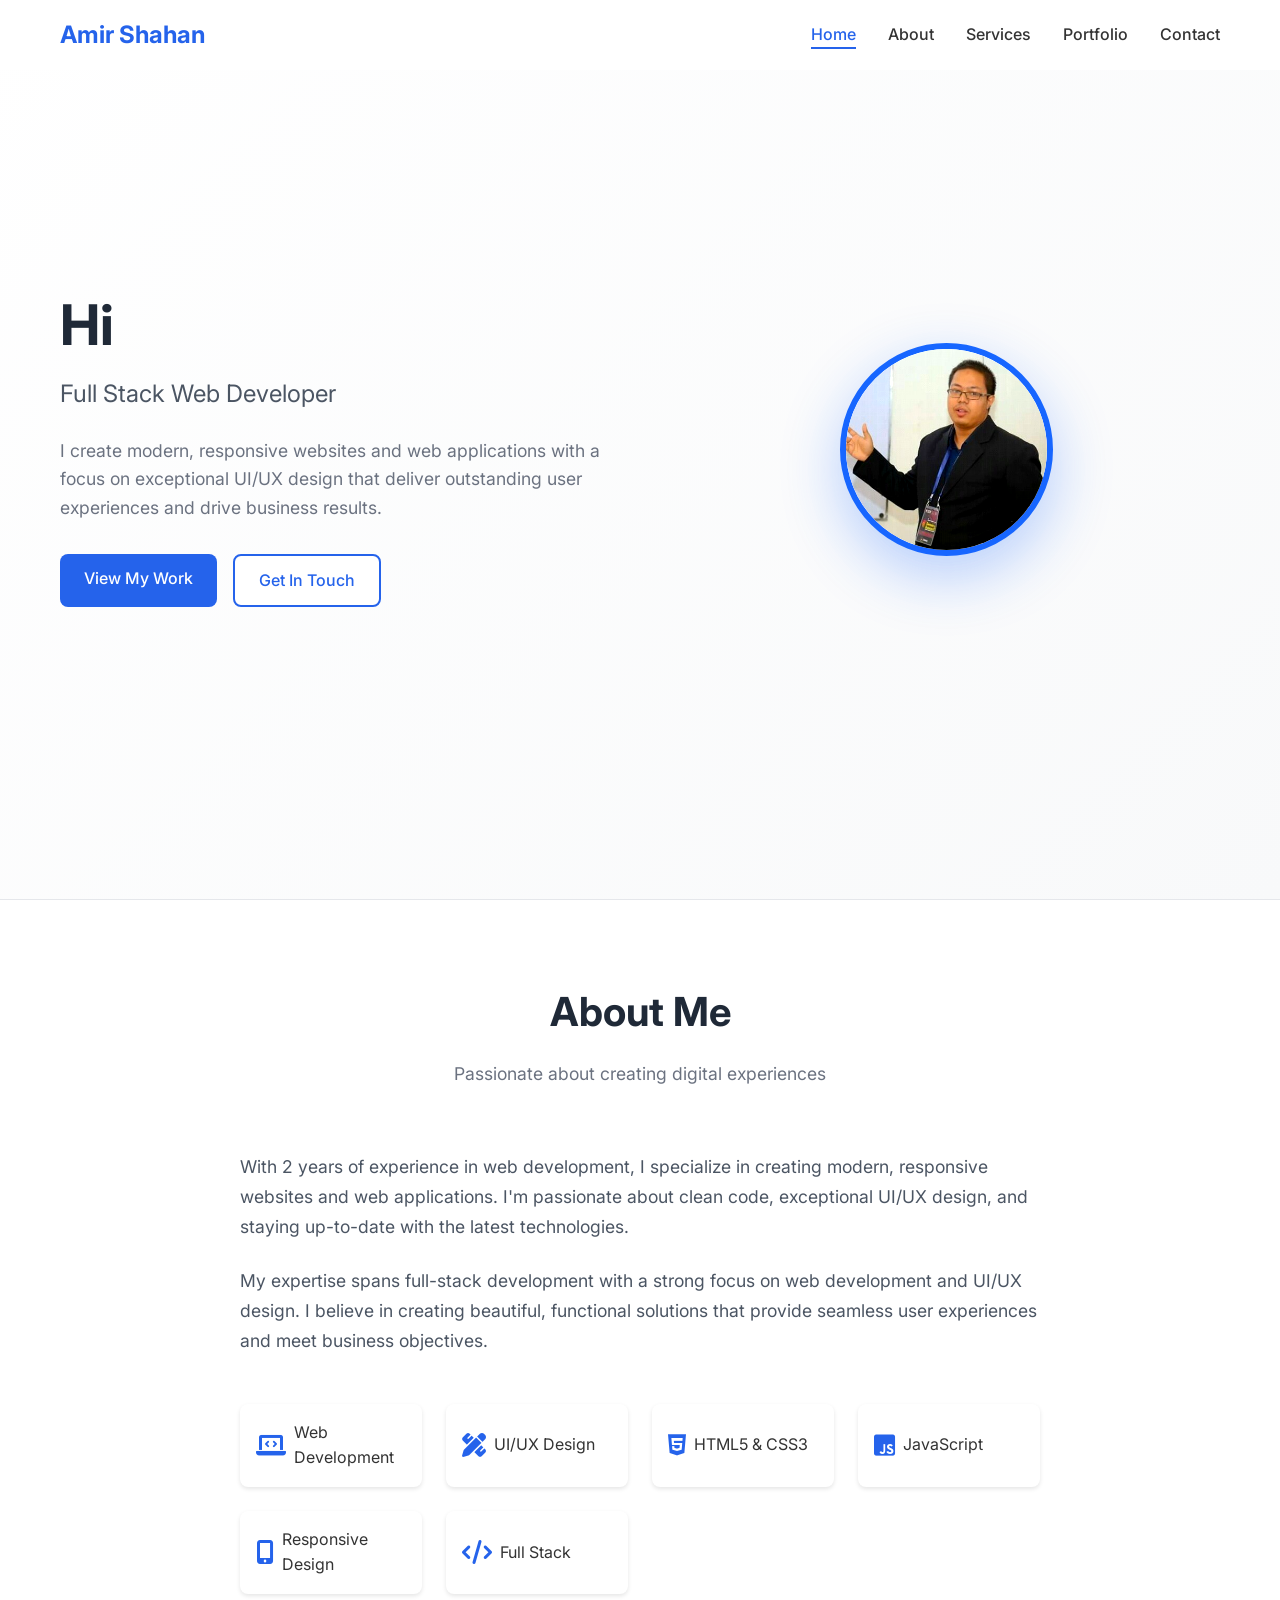
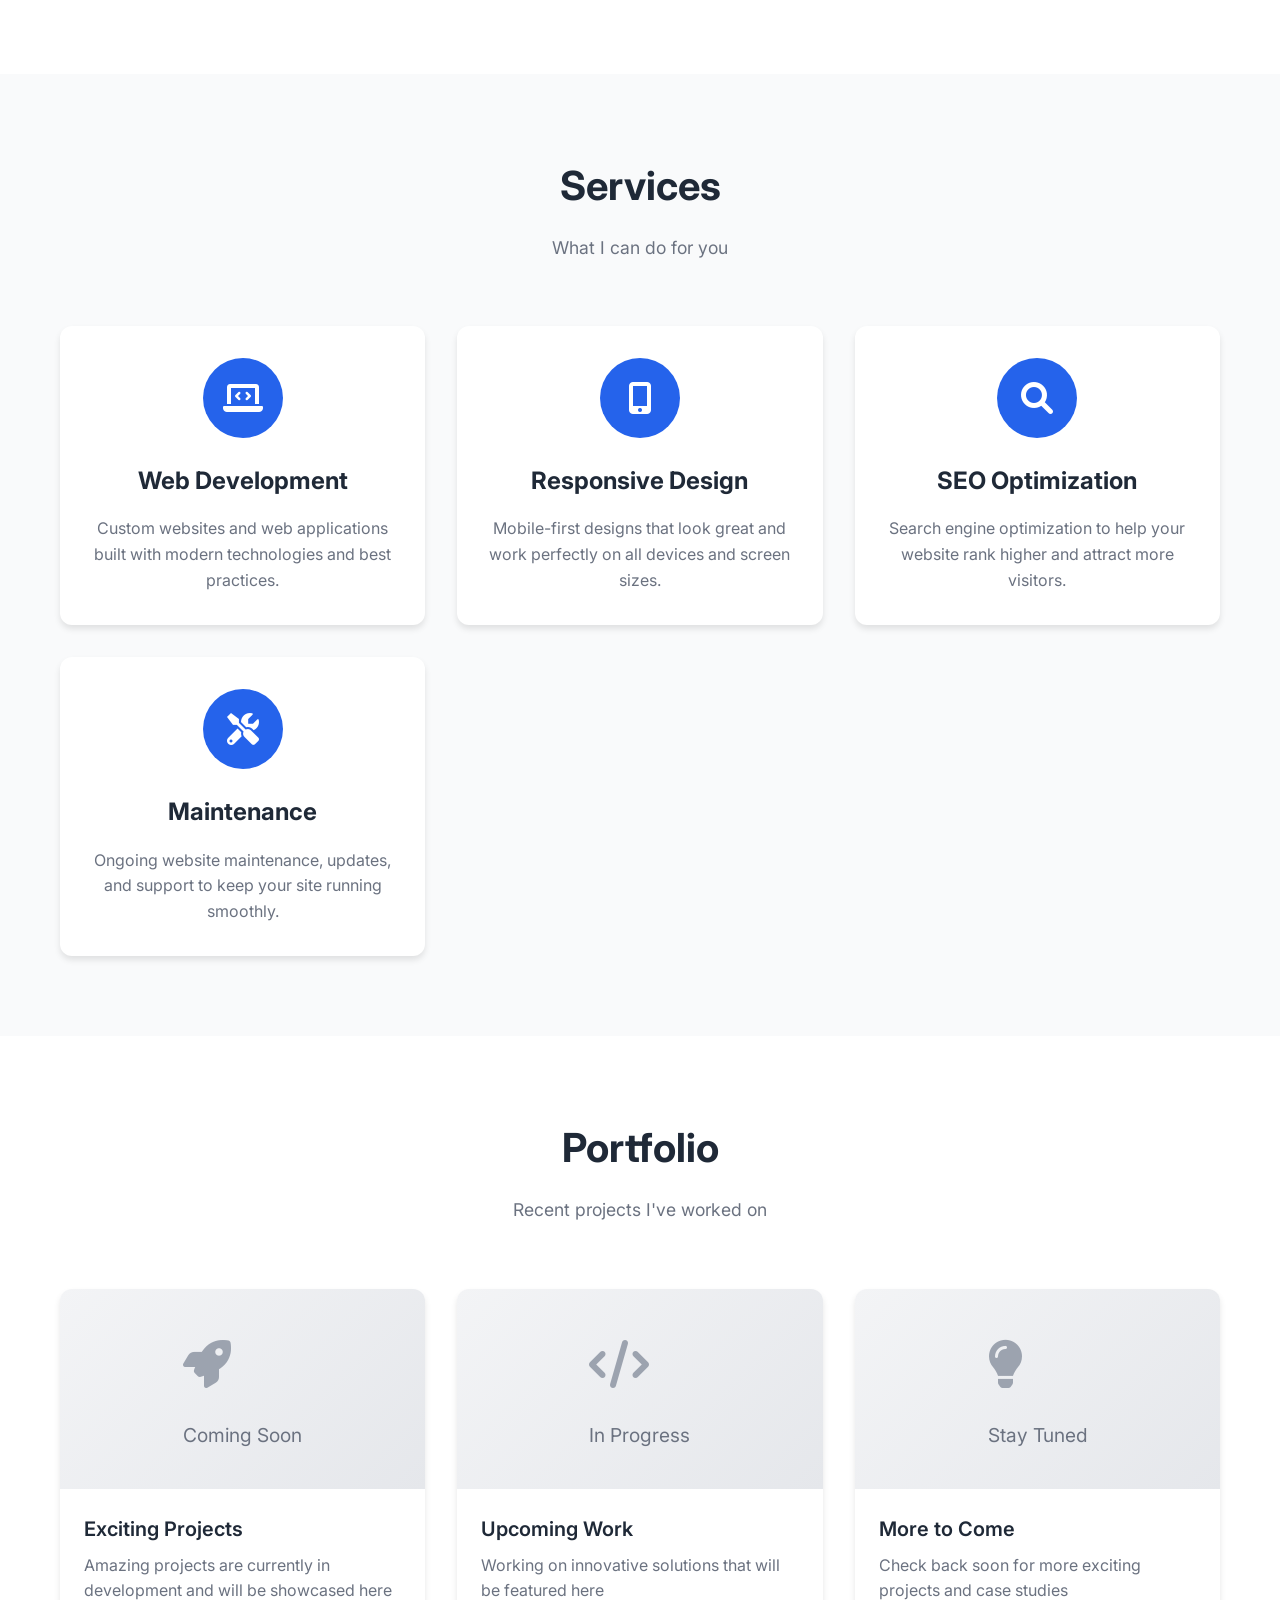
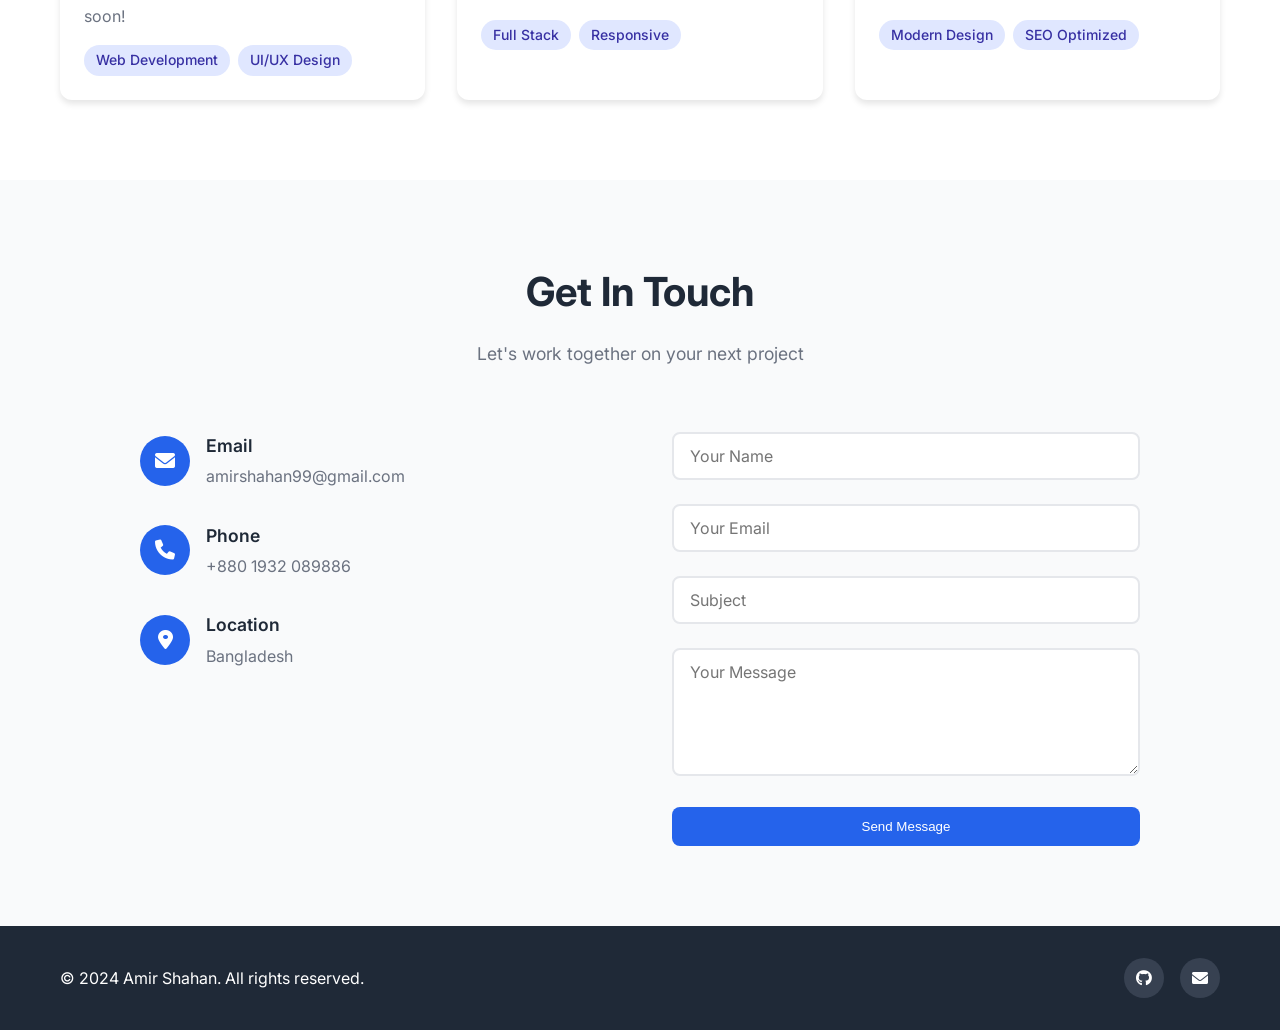
<file: index.html>
<!DOCTYPE html>
<html lang="en">
<head>
    <meta charset="UTF-8">
    <meta name="viewport" content="width=device-width, initial-scale=1.0">
    <title>Amir Shahan - Full Stack Web Developer</title>
    <meta name="description" content="Full Stack Web Developer from Bangladesh specializing in modern, responsive websites and web applications with UI/UX design expertise.">
    <link rel="stylesheet" href="styles.css">
    <link href="https://fonts.googleapis.com/css2?family=Inter:wght@300;400;500;600;700&display=swap" rel="stylesheet">
    <link rel="stylesheet" href="https://cdnjs.cloudflare.com/ajax/libs/font-awesome/6.0.0/css/all.min.css">
</head>
<body>
    <!-- Navigation -->
    <nav class="navbar">
        <div class="nav-container">
            <div class="nav-logo">
                <a href="#home">Amir Shahan</a>
            </div>
            <ul class="nav-menu">
                <li class="nav-item">
                    <a href="#home" class="nav-link">Home</a>
                </li>
                <li class="nav-item">
                    <a href="#about" class="nav-link">About</a>
                </li>
                <li class="nav-item">
                    <a href="#services" class="nav-link">Services</a>
                </li>
                <li class="nav-item">
                    <a href="#portfolio" class="nav-link">Portfolio</a>
                </li>
                <li class="nav-item">
                    <a href="#contact" class="nav-link">Contact</a>
                </li>
            </ul>
            <div class="nav-toggle" id="mobile-menu">
                <span class="bar"></span>
                <span class="bar"></span>
                <span class="bar"></span>
            </div>
        </div>
    </nav>

    <!-- Hero Section -->
    <section id="home" class="hero">
        <div class="hero-container">
            <div class="hero-content">
                <h1 class="hero-title">
                    Hi, I'm <span class="highlight">Amir Shahan</span>
                </h1>
                <h2 class="hero-subtitle">Full Stack Web Developer</h2>
                <p class="hero-description">
                    I create modern, responsive websites and web applications with a focus on exceptional UI/UX design that deliver outstanding user experiences and drive business results.
                </p>
                <div class="hero-buttons">
                    <a href="#portfolio" class="btn btn-primary">View My Work</a>
                    <a href="#contact" class="btn btn-secondary">Get In Touch</a>
                </div>
            </div>
            <div class="hero-image">
                <img src="profile.jpg" alt="Amir Shahan - Full Stack Web Developer" class="hero-profile-image">
            </div>
        </div>
    </section>

    <!-- About Section -->
    <section id="about" class="about">
        <div class="container">
            <div class="section-header">
                <h2 class="section-title">About Me</h2>
                <p class="section-subtitle">Passionate about creating digital experiences</p>
            </div>
            <div class="about-content">
                <div class="about-text">
                    <p>
                        With 2 years of experience in web development, I specialize in creating modern, 
                        responsive websites and web applications. I'm passionate about clean code, exceptional UI/UX design, 
                        and staying up-to-date with the latest technologies.
                    </p>
                    <p>
                        My expertise spans full-stack development with a strong focus on web development and UI/UX design. 
                        I believe in creating beautiful, functional solutions that provide seamless user experiences 
                        and meet business objectives.
                    </p>
                    <div class="skills">
                        <div class="skill-item">
                            <i class="fas fa-laptop-code"></i>
                            <span>Web Development</span>
                        </div>
                        <div class="skill-item">
                            <i class="fas fa-pencil-ruler"></i>
                            <span>UI/UX Design</span>
                        </div>
                        <div class="skill-item">
                            <i class="fab fa-html5"></i>
                            <span>HTML5 & CSS3</span>
                        </div>
                        <div class="skill-item">
                            <i class="fab fa-js-square"></i>
                            <span>JavaScript</span>
                        </div>
                        <div class="skill-item">
                            <i class="fas fa-mobile-alt"></i>
                            <span>Responsive Design</span>
                        </div>
                        <div class="skill-item">
                            <i class="fas fa-code"></i>
                            <span>Full Stack</span>
                        </div>
                    </div>
                </div>
            </div>
        </div>
    </section>

    <!-- Services Section -->
    <section id="services" class="services">
        <div class="container">
            <div class="section-header">
                <h2 class="section-title">Services</h2>
                <p class="section-subtitle">What I can do for you</p>
            </div>
            <div class="services-grid">
                <div class="service-card">
                    <div class="service-icon">
                        <i class="fas fa-laptop-code"></i>
                    </div>
                    <h3>Web Development</h3>
                    <p>Custom websites and web applications built with modern technologies and best practices.</p>
                </div>
                <div class="service-card">
                    <div class="service-icon">
                        <i class="fas fa-mobile-alt"></i>
                    </div>
                    <h3>Responsive Design</h3>
                    <p>Mobile-first designs that look great and work perfectly on all devices and screen sizes.</p>
                </div>
                <div class="service-card">
                    <div class="service-icon">
                        <i class="fas fa-search"></i>
                    </div>
                    <h3>SEO Optimization</h3>
                    <p>Search engine optimization to help your website rank higher and attract more visitors.</p>
                </div>
                <div class="service-card">
                    <div class="service-icon">
                        <i class="fas fa-tools"></i>
                    </div>
                    <h3>Maintenance</h3>
                    <p>Ongoing website maintenance, updates, and support to keep your site running smoothly.</p>
                </div>
            </div>
        </div>
    </section>

    <!-- Portfolio Section -->
    <section id="portfolio" class="portfolio">
        <div class="container">
            <div class="section-header">
                <h2 class="section-title">Portfolio</h2>
                <p class="section-subtitle">Recent projects I've worked on</p>
            </div>
            <div class="portfolio-grid">
                <div class="portfolio-item">
                    <div class="portfolio-image">
                        <div class="portfolio-placeholder">
                            <i class="fas fa-rocket"></i>
                            <p style="margin-top: 1rem; color: #6b7280; font-size: 1.2rem;">Coming Soon</p>
                        </div>
                    </div>
                    <div class="portfolio-content">
                        <h3>Exciting Projects</h3>
                        <p>Amazing projects are currently in development and will be showcased here soon!</p>
                        <div class="portfolio-tech">
                            <span>Web Development</span>
                            <span>UI/UX Design</span>
                        </div>
                    </div>
                </div>
                <div class="portfolio-item">
                    <div class="portfolio-image">
                        <div class="portfolio-placeholder">
                            <i class="fas fa-code"></i>
                            <p style="margin-top: 1rem; color: #6b7280; font-size: 1.2rem;">In Progress</p>
                        </div>
                    </div>
                    <div class="portfolio-content">
                        <h3>Upcoming Work</h3>
                        <p>Working on innovative solutions that will be featured here</p>
                        <div class="portfolio-tech">
                            <span>Full Stack</span>
                            <span>Responsive</span>
                        </div>
                    </div>
                </div>
                <div class="portfolio-item">
                    <div class="portfolio-image">
                        <div class="portfolio-placeholder">
                            <i class="fas fa-lightbulb"></i>
                            <p style="margin-top: 1rem; color: #6b7280; font-size: 1.2rem;">Stay Tuned</p>
                        </div>
                    </div>
                    <div class="portfolio-content">
                        <h3>More to Come</h3>
                        <p>Check back soon for more exciting projects and case studies</p>
                        <div class="portfolio-tech">
                            <span>Modern Design</span>
                            <span>SEO Optimized</span>
                        </div>
                    </div>
                </div>
            </div>
        </div>
    </section>

    <!-- Contact Section -->
    <section id="contact" class="contact">
        <div class="container">
            <div class="section-header">
                <h2 class="section-title">Get In Touch</h2>
                <p class="section-subtitle">Let's work together on your next project</p>
            </div>
            <div class="contact-content">
                <div class="contact-info">
                    <div class="contact-item">
                        <i class="fas fa-envelope"></i>
                        <div>
                            <h4>Email</h4>
                            <p>amirshahan99@gmail.com</p>
                        </div>
                    </div>
                    <div class="contact-item">
                        <i class="fas fa-phone"></i>
                        <div>
                            <h4>Phone</h4>
                            <p>+880 1932 089886</p>
                        </div>
                    </div>
                    <div class="contact-item">
                        <i class="fas fa-map-marker-alt"></i>
                        <div>
                            <h4>Location</h4>
                            <p>Bangladesh</p>
                        </div>
                    </div>
                </div>
                <form class="contact-form">
                    <div class="form-group">
                        <input type="text" id="name" name="name" placeholder="Your Name" required>
                    </div>
                    <div class="form-group">
                        <input type="email" id="email" name="email" placeholder="Your Email" required>
                    </div>
                    <div class="form-group">
                        <input type="text" id="subject" name="subject" placeholder="Subject" required>
                    </div>
                    <div class="form-group">
                        <textarea id="message" name="message" placeholder="Your Message" rows="5" required></textarea>
                    </div>
                    <button type="submit" class="btn btn-primary">Send Message</button>
                </form>
            </div>
        </div>
    </section>

    <!-- Footer -->
    <footer class="footer">
        <div class="container">
            <div class="footer-content">
                <div class="footer-text">
                    <p>&copy; 2024 Amir Shahan. All rights reserved.</p>
                </div>
                <div class="social-links">
                    <a href="https://github.com/AmirShahan" target="_blank" class="social-link" title="GitHub"><i class="fab fa-github"></i></a>
                    <a href="mailto:amirshahan99@gmail.com" class="social-link" title="Email"><i class="fas fa-envelope"></i></a>
                </div>
            </div>
        </div>
    </footer>

    <script src="script.js"></script>
</body>
</html>
</file>
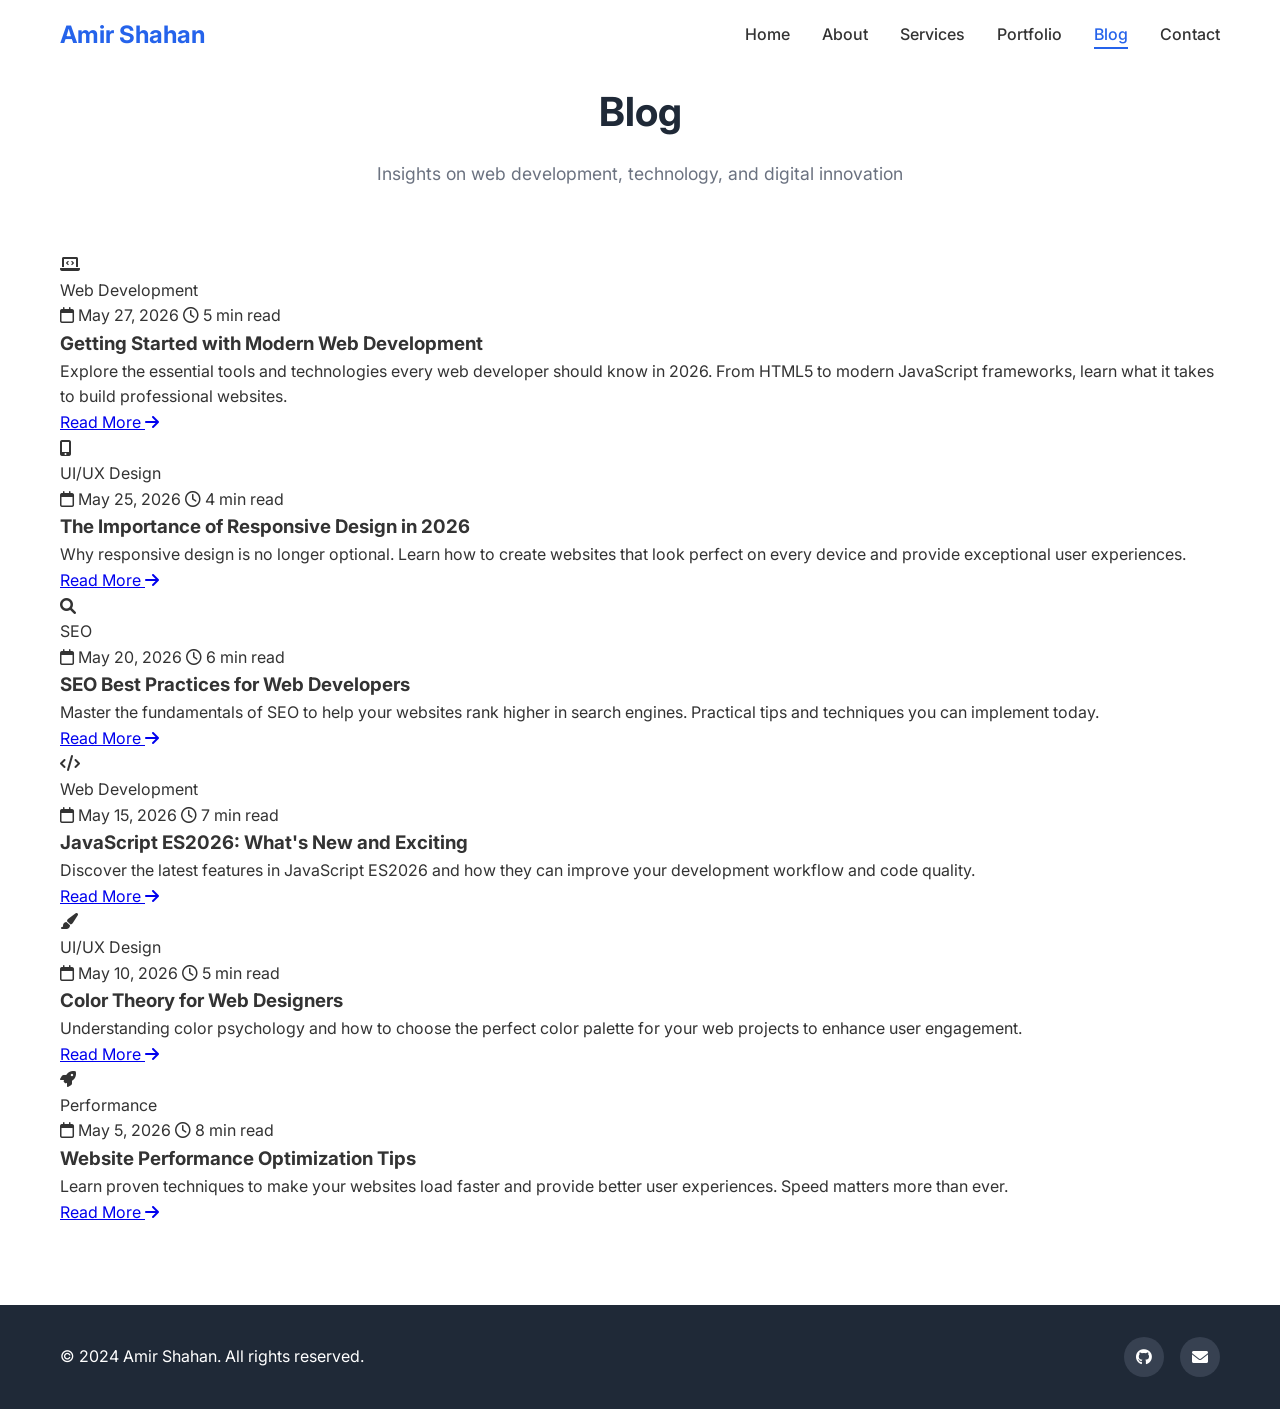
<file: blog.html>
<!DOCTYPE html>
<html lang="en">
<head>
    <meta charset="UTF-8">
    <meta name="viewport" content="width=device-width, initial-scale=1.0">
    <title>Blog - Amir Shahan | Full Stack Web Developer</title>
    <meta name="description" content="Read articles about web development, UI/UX design, SEO, and technology insights by Amir Shahan.">
    <link rel="stylesheet" href="styles.css">
    <link href="https://fonts.googleapis.com/css2?family=Inter:wght@300;400;500;600;700&display=swap" rel="stylesheet">
    <link rel="stylesheet" href="https://cdnjs.cloudflare.com/ajax/libs/font-awesome/6.0.0/css/all.min.css">
</head>
<body>
    <!-- Navigation -->
    <nav class="navbar">
        <div class="nav-container">
            <div class="nav-logo">
                <a href="index.html">Amir Shahan</a>
            </div>
            <ul class="nav-menu">
                <li class="nav-item">
                    <a href="index.html#home" class="nav-link">Home</a>
                </li>
                <li class="nav-item">
                    <a href="index.html#about" class="nav-link">About</a>
                </li>
                <li class="nav-item">
                    <a href="index.html#services" class="nav-link">Services</a>
                </li>
                <li class="nav-item">
                    <a href="index.html#portfolio" class="nav-link">Portfolio</a>
                </li>
                <li class="nav-item">
                    <a href="blog.html" class="nav-link active">Blog</a>
                </li>
                <li class="nav-item">
                    <a href="index.html#contact" class="nav-link">Contact</a>
                </li>
            </ul>
            <div class="nav-toggle" id="mobile-menu">
                <span class="bar"></span>
                <span class="bar"></span>
                <span class="bar"></span>
            </div>
        </div>
    </nav>

    <!-- Blog Posts -->
    <section class="blog-listing">
        <div class="container">
            <div class="section-header">
                <h1 class="section-title">Blog</h1>
                <p class="section-subtitle">Insights on web development, technology, and digital innovation</p>
            </div>
            <div class="blog-grid">
                <!-- Blog Post 1 -->
                <article class="blog-card">
                    <div class="blog-image">
                        <div class="blog-placeholder">
                            <i class="fas fa-laptop-code"></i>
                        </div>
                        <div class="blog-category">Web Development</div>
                    </div>
                    <div class="blog-content">
                        <div class="blog-meta">
                            <span class="blog-date"><i class="far fa-calendar"></i> May 27, 2026</span>
                            <span class="blog-read-time"><i class="far fa-clock"></i> 5 min read</span>
                        </div>
                        <h3 class="blog-title">Getting Started with Modern Web Development</h3>
                        <p class="blog-excerpt">
                            Explore the essential tools and technologies every web developer should know in 2026. 
                            From HTML5 to modern JavaScript frameworks, learn what it takes to build professional websites.
                        </p>
                        <a href="blog/getting-started-web-development.html" class="blog-read-more">
                            Read More <i class="fas fa-arrow-right"></i>
                        </a>
                    </div>
                </article>

                <!-- Blog Post 2 -->
                <article class="blog-card">
                    <div class="blog-image">
                        <div class="blog-placeholder">
                            <i class="fas fa-mobile-alt"></i>
                        </div>
                        <div class="blog-category">UI/UX Design</div>
                    </div>
                    <div class="blog-content">
                        <div class="blog-meta">
                            <span class="blog-date"><i class="far fa-calendar"></i> May 25, 2026</span>
                            <span class="blog-read-time"><i class="far fa-clock"></i> 4 min read</span>
                        </div>
                        <h3 class="blog-title">The Importance of Responsive Design in 2026</h3>
                        <p class="blog-excerpt">
                            Why responsive design is no longer optional. Learn how to create websites that look 
                            perfect on every device and provide exceptional user experiences.
                        </p>
                        <a href="blog/responsive-design-importance.html" class="blog-read-more">
                            Read More <i class="fas fa-arrow-right"></i>
                        </a>
                    </div>
                </article>

                <!-- Blog Post 3 -->
                <article class="blog-card">
                    <div class="blog-image">
                        <div class="blog-placeholder">
                            <i class="fas fa-search"></i>
                        </div>
                        <div class="blog-category">SEO</div>
                    </div>
                    <div class="blog-content">
                        <div class="blog-meta">
                            <span class="blog-date"><i class="far fa-calendar"></i> May 20, 2026</span>
                            <span class="blog-read-time"><i class="far fa-clock"></i> 6 min read</span>
                        </div>
                        <h3 class="blog-title">SEO Best Practices for Web Developers</h3>
                        <p class="blog-excerpt">
                            Master the fundamentals of SEO to help your websites rank higher in search engines. 
                            Practical tips and techniques you can implement today.
                        </p>
                        <a href="blog/seo-best-practices.html" class="blog-read-more">
                            Read More <i class="fas fa-arrow-right"></i>
                        </a>
                    </div>
                </article>

                <!-- Blog Post 4 -->
                <article class="blog-card">
                    <div class="blog-image">
                        <div class="blog-placeholder">
                            <i class="fas fa-code"></i>
                        </div>
                        <div class="blog-category">Web Development</div>
                    </div>
                    <div class="blog-content">
                        <div class="blog-meta">
                            <span class="blog-date"><i class="far fa-calendar"></i> May 15, 2026</span>
                            <span class="blog-read-time"><i class="far fa-clock"></i> 7 min read</span>
                        </div>
                        <h3 class="blog-title">JavaScript ES2026: What's New and Exciting</h3>
                        <p class="blog-excerpt">
                            Discover the latest features in JavaScript ES2026 and how they can improve your 
                            development workflow and code quality.
                        </p>
                        <a href="blog/javascript-es2026.html" class="blog-read-more">
                            Read More <i class="fas fa-arrow-right"></i>
                        </a>
                    </div>
                </article>

                <!-- Blog Post 5 -->
                <article class="blog-card">
                    <div class="blog-image">
                        <div class="blog-placeholder">
                            <i class="fas fa-paint-brush"></i>
                        </div>
                        <div class="blog-category">UI/UX Design</div>
                    </div>
                    <div class="blog-content">
                        <div class="blog-meta">
                            <span class="blog-date"><i class="far fa-calendar"></i> May 10, 2026</span>
                            <span class="blog-read-time"><i class="far fa-clock"></i> 5 min read</span>
                        </div>
                        <h3 class="blog-title">Color Theory for Web Designers</h3>
                        <p class="blog-excerpt">
                            Understanding color psychology and how to choose the perfect color palette for 
                            your web projects to enhance user engagement.
                        </p>
                        <a href="blog/color-theory-web-design.html" class="blog-read-more">
                            Read More <i class="fas fa-arrow-right"></i>
                        </a>
                    </div>
                </article>

                <!-- Blog Post 6 -->
                <article class="blog-card">
                    <div class="blog-image">
                        <div class="blog-placeholder">
                            <i class="fas fa-rocket"></i>
                        </div>
                        <div class="blog-category">Performance</div>
                    </div>
                    <div class="blog-content">
                        <div class="blog-meta">
                            <span class="blog-date"><i class="far fa-calendar"></i> May 5, 2026</span>
                            <span class="blog-read-time"><i class="far fa-clock"></i> 8 min read</span>
                        </div>
                        <h3 class="blog-title">Website Performance Optimization Tips</h3>
                        <p class="blog-excerpt">
                            Learn proven techniques to make your websites load faster and provide better 
                            user experiences. Speed matters more than ever.
                        </p>
                        <a href="blog/performance-optimization.html" class="blog-read-more">
                            Read More <i class="fas fa-arrow-right"></i>
                        </a>
                    </div>
                </article>
            </div>
        </div>
    </section>

    <!-- Footer -->
    <footer class="footer">
        <div class="container">
            <div class="footer-content">
                <div class="footer-text">
                    <p>&copy; 2024 Amir Shahan. All rights reserved.</p>
                </div>
                <div class="social-links">
                    <a href="https://github.com/AmirShahan" target="_blank" class="social-link" title="GitHub"><i class="fab fa-github"></i></a>
                    <a href="mailto:amirshahan99@gmail.com" class="social-link" title="Email"><i class="fas fa-envelope"></i></a>
                </div>
            </div>
        </div>
    </footer>

    <script src="script.js"></script>
</body>
</html>
</file>
<file: styles.css>
/* Reset and Base Styles */
* {
    margin: 0;
    padding: 0;
    box-sizing: border-box;
}

body {
    font-family: 'Inter', sans-serif;
    line-height: 1.6;
    color: #333;
    overflow-x: hidden;
}

.container {
    max-width: 1200px;
    margin: 0 auto;
    padding: 0 20px;
}

/* Navigation */
.navbar {
    position: fixed;
    top: 0;
    width: 100%;
    background: rgba(255, 255, 255, 0.95);
    backdrop-filter: blur(10px);
    z-index: 1000;
    padding: 1rem 0;
    transition: all 0.3s ease;
}

.nav-container {
    max-width: 1200px;
    margin: 0 auto;
    padding: 0 20px;
    display: flex;
    justify-content: space-between;
    align-items: center;
}

.nav-logo a {
    font-size: 1.5rem;
    font-weight: 700;
    color: #2563eb;
    text-decoration: none;
}

.nav-menu {
    display: flex;
    list-style: none;
    gap: 2rem;
}

.nav-link {
    color: #333;
    text-decoration: none;
    font-weight: 500;
    transition: color 0.3s ease;
}

.nav-link:hover {
    color: #2563eb;
}

.nav-toggle {
    display: none;
    flex-direction: column;
    cursor: pointer;
}

.bar {
    width: 25px;
    height: 3px;
    background: #333;
    margin: 3px 0;
    transition: 0.3s;
}

/* Hero Section */
.hero {
    min-height: 100vh;
    display: flex;
    align-items: center;
    background: linear-gradient(135deg, #ffffff 0%, #f8f9fa 100%);
    color: #1f2937;
    padding-top: 80px;
    border-bottom: 1px solid #e5e7eb;
}

.hero-container {
    max-width: 1200px;
    margin: 0 auto;
    padding: 0 20px;
    display: grid;
    grid-template-columns: 1fr 1fr;
    gap: 4rem;
    align-items: center;
}

.hero-title {
    font-size: 3.5rem;
    font-weight: 700;
    margin-bottom: 1rem;
    line-height: 1.2;
    color: #1f2937;
}

.highlight {
    color: #2563eb;
}

.hero-subtitle {
    font-size: 1.5rem;
    font-weight: 400;
    margin-bottom: 1.5rem;
    color: #4b5563;
}

.hero-description {
    font-size: 1.1rem;
    margin-bottom: 2rem;
    color: #6b7280;
    line-height: 1.6;
}

.hero-buttons {
    display: flex;
    gap: 1rem;
}

.btn {
    padding: 12px 24px;
    border-radius: 8px;
    text-decoration: none;
    font-weight: 500;
    transition: all 0.3s ease;
    border: none;
    cursor: pointer;
    display: inline-block;
}

.btn-primary {
    background: #2563eb;
    color: white;
}

.btn-primary:hover {
    background: #1d4ed8;
    transform: translateY(-2px);
}

.btn-secondary {
    background: white;
    color: #2563eb;
    border: 2px solid #2563eb;
}

.btn-secondary:hover {
    background: #2563eb;
    color: white;
}

.hero-image {
    display: flex;
    justify-content: center;
    align-items: center;
}

.hero-placeholder {
    width: 300px;
    height: 300px;
    background: linear-gradient(135deg, #2563eb 0%, #1d4ed8 100%);
    border-radius: 50%;
    display: flex;
    align-items: center;
    justify-content: center;
    font-size: 4rem;
    color: white;
    box-shadow: 0 20px 60px rgba(37, 99, 235, 0.3);
}

.hero-profile-image {
    width: 213px;
    height: 213px;
    border-radius: 50%;
    border: 6px solid #2563eb;
    object-fit: contain;
    object-position: center;
    box-shadow: 0 20px 60px rgba(37, 99, 235, 0.3);
    image-rendering: crisp-edges;
    -webkit-backface-visibility: hidden;
    backface-visibility: hidden;
    filter: brightness(1.05) contrast(1.1) saturate(1.1);
    transition: transform 0.3s ease;
    background: white;
}

.hero-profile-image:hover {
    transform: scale(1.05);
}

/* Section Styles */
section {
    padding: 80px 0;
}

.section-header {
    text-align: center;
    margin-bottom: 4rem;
}

.section-title {
    font-size: 2.5rem;
    font-weight: 700;
    margin-bottom: 1rem;
    color: #1f2937;
    font-family: 'Inter', sans-serif;
}

.section-subtitle {
    font-size: 1.1rem;
    color: #6b7280;
    max-width: 600px;
    margin: 0 auto;
    font-family: 'Inter', sans-serif;
    font-weight: 400;
}

/* About Section */
.about {
    background: white;
}

.about-content {
    max-width: 800px;
    margin: 0 auto;
}

.about-text p {
    font-size: 1.1rem;
    margin-bottom: 1.5rem;
    color: #4b5563;
    line-height: 1.7;
}

.skills {
    display: grid;
    grid-template-columns: repeat(auto-fit, minmax(150px, 1fr));
    gap: 1.5rem;
    margin-top: 3rem;
}

.skill-item {
    display: flex;
    align-items: center;
    gap: 0.5rem;
    padding: 1rem;
    background: white;
    border-radius: 8px;
    box-shadow: 0 2px 4px rgba(0, 0, 0, 0.1);
}

.skill-item i {
    font-size: 1.5rem;
    color: #2563eb;
}

/* Services Section */
.services-grid {
    display: grid;
    grid-template-columns: repeat(auto-fit, minmax(280px, 1fr));
    gap: 2rem;
}

.services {
    background: #f9fafb;
}

.service-card {
    background: white;
    padding: 2rem;
    border-radius: 12px;
    box-shadow: 0 4px 6px rgba(0, 0, 0, 0.1);
    text-align: center;
    transition: transform 0.3s ease;
}

.service-card:hover {
    transform: translateY(-5px);
}

.service-icon {
    width: 80px;
    height: 80px;
    background: #2563eb;
    border-radius: 50%;
    display: flex;
    align-items: center;
    justify-content: center;
    margin: 0 auto 1.5rem;
}

.service-icon i {
    font-size: 2rem;
    color: white;
}

.service-card h3 {
    font-size: 1.5rem;
    margin-bottom: 1rem;
    color: #1f2937;
}

.service-card p {
    color: #6b7280;
    line-height: 1.6;
}

/* Portfolio Section */
.portfolio {
    background: white;
}

.portfolio-grid {
    display: grid;
    grid-template-columns: repeat(auto-fit, minmax(350px, 1fr));
    gap: 2rem;
}

.portfolio-item {
    background: white;
    border-radius: 12px;
    overflow: hidden;
    box-shadow: 0 4px 6px rgba(0, 0, 0, 0.1);
    transition: transform 0.3s ease;
}

.portfolio-item:hover {
    transform: translateY(-5px);
}

.portfolio-image {
    height: 200px;
    background: linear-gradient(135deg, #f3f4f6 0%, #e5e7eb 100%);
    display: flex;
    align-items: center;
    justify-content: center;
    flex-direction: column;
}

.portfolio-placeholder {
    font-size: 3rem;
    color: #9ca3af;
}

.portfolio-content {
    padding: 1.5rem;
}

.portfolio-content h3 {
    font-size: 1.25rem;
    font-weight: 600;
    margin-bottom: 0.5rem;
    color: #1f2937;
    font-family: 'Inter', sans-serif;
}

.portfolio-content p {
    color: #6b7280;
    margin-bottom: 1rem;
    font-family: 'Inter', sans-serif;
    font-weight: 400;
    line-height: 1.6;
}

.portfolio-tech {
    display: flex;
    gap: 0.5rem;
    flex-wrap: wrap;
}

.portfolio-tech span {
    background: #e0e7ff;
    color: #3730a3;
    padding: 0.25rem 0.75rem;
    border-radius: 20px;
    font-size: 0.875rem;
    font-family: 'Inter', sans-serif;
    font-weight: 500;
}

/* Contact Section */
.contact {
    background: #f9fafb;
}

.contact-content {
    display: grid;
    grid-template-columns: 1fr 1fr;
    gap: 4rem;
    max-width: 1000px;
    margin: 0 auto;
}

.contact-item {
    display: flex;
    align-items: center;
    gap: 1rem;
    margin-bottom: 2rem;
}

.contact-item i {
    width: 50px;
    height: 50px;
    background: #2563eb;
    color: white;
    border-radius: 50%;
    display: flex;
    align-items: center;
    justify-content: center;
    font-size: 1.25rem;
}

.contact-item h4 {
    font-size: 1.1rem;
    font-weight: 600;
    margin-bottom: 0.25rem;
    color: #1f2937;
    font-family: 'Inter', sans-serif;
}

.contact-item p {
    color: #6b7280;
    font-family: 'Inter', sans-serif;
    font-weight: 400;
}

.contact-form {
    display: flex;
    flex-direction: column;
    gap: 1.5rem;
}

.form-group input,
.form-group textarea {
    width: 100%;
    padding: 12px 16px;
    border: 2px solid #e5e7eb;
    border-radius: 8px;
    font-size: 1rem;
    font-family: 'Inter', sans-serif;
    font-weight: 400;
    transition: border-color 0.3s ease;
}

.form-group input:focus,
.form-group textarea:focus {
    outline: none;
    border-color: #2563eb;
}

.form-group textarea {
    resize: vertical;
    min-height: 120px;
}

/* Footer */
.footer {
    background: #1f2937;
    color: white;
    padding: 2rem 0;
}

.footer-content {
    display: flex;
    justify-content: space-between;
    align-items: center;
}

.footer-text p {
    font-family: 'Inter', sans-serif;
    font-weight: 400;
}

.social-links {
    display: flex;
    gap: 1rem;
}

.social-link {
    width: 40px;
    height: 40px;
    background: #374151;
    color: white;
    border-radius: 50%;
    display: flex;
    align-items: center;
    justify-content: center;
    text-decoration: none;
    transition: background 0.3s ease;
}

.social-link:hover {
    background: #2563eb;
}

/* Responsive Design */
@media (max-width: 768px) {
    .nav-menu {
        position: fixed;
        left: -100%;
        top: 70px;
        flex-direction: column;
        background-color: white;
        width: 100%;
        text-align: center;
        transition: 0.3s;
        box-shadow: 0 10px 27px rgba(0, 0, 0, 0.05);
        padding: 2rem 0;
    }

    .nav-menu.active {
        left: 0;
    }

    .nav-toggle {
        display: flex;
    }

    .hero-container {
        grid-template-columns: 1fr;
        text-align: center;
        gap: 2rem;
    }

    .hero-title {
        font-size: 2.5rem;
    }

    .hero-buttons {
        justify-content: center;
        flex-wrap: wrap;
    }

    .hero-placeholder {
        width: 200px;
        height: 200px;
        font-size: 3rem;
    }

    .hero-profile-image {
        width: 167px;
        height: 167px;
        border: 5px solid #2563eb;
    }

    .section-title {
        font-size: 2rem;
    }

    .services-grid {
        grid-template-columns: 1fr;
    }

    .portfolio-grid {
        grid-template-columns: 1fr;
    }

    .contact-content {
        grid-template-columns: 1fr;
        gap: 2rem;
    }

    .footer-content {
        flex-direction: column;
        gap: 1rem;
        text-align: center;
    }

    .skills {
        grid-template-columns: repeat(2, 1fr);
    }
}

@media (max-width: 480px) {
    .hero-title {
        font-size: 2rem;
    }

    .hero-subtitle {
        font-size: 1.25rem;
    }

    .btn {
        padding: 10px 20px;
        font-size: 0.9rem;
    }

    .skills {
        grid-template-columns: 1fr;
    }

    .portfolio-grid {
        grid-template-columns: 1fr;
    }

    .service-card,
    .portfolio-item {
        margin: 0 10px;
    }

    .hero-profile-image {
        width: 133px;
        height: 133px;
        border: 4px solid #2563eb;
    }
}

/* Smooth Scrolling */
html {
    scroll-behavior: smooth;
}

/* Animation Classes */
.fade-in {
    opacity: 0;
    transform: translateY(30px);
    transition: all 0.6s ease;
}

.fade-in.visible {
    opacity: 1;
    transform: translateY(0);
}
</file>
